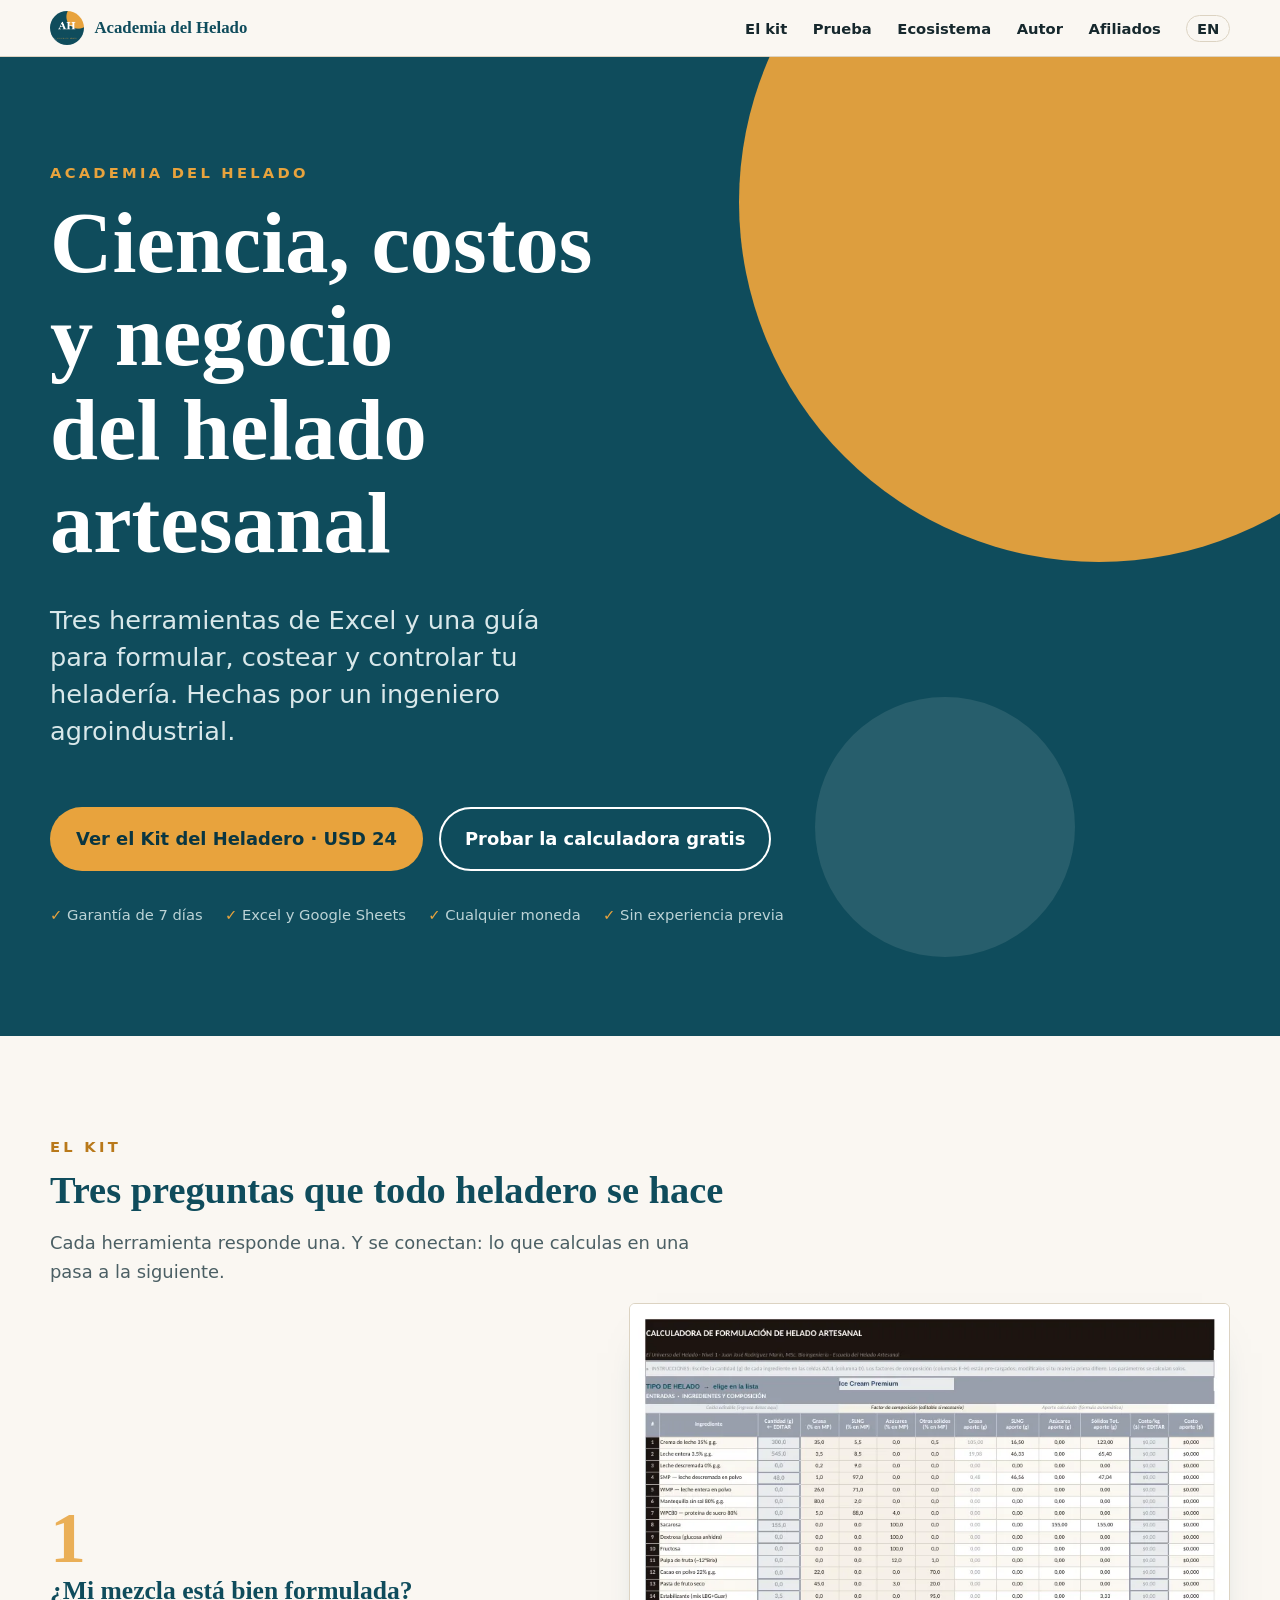
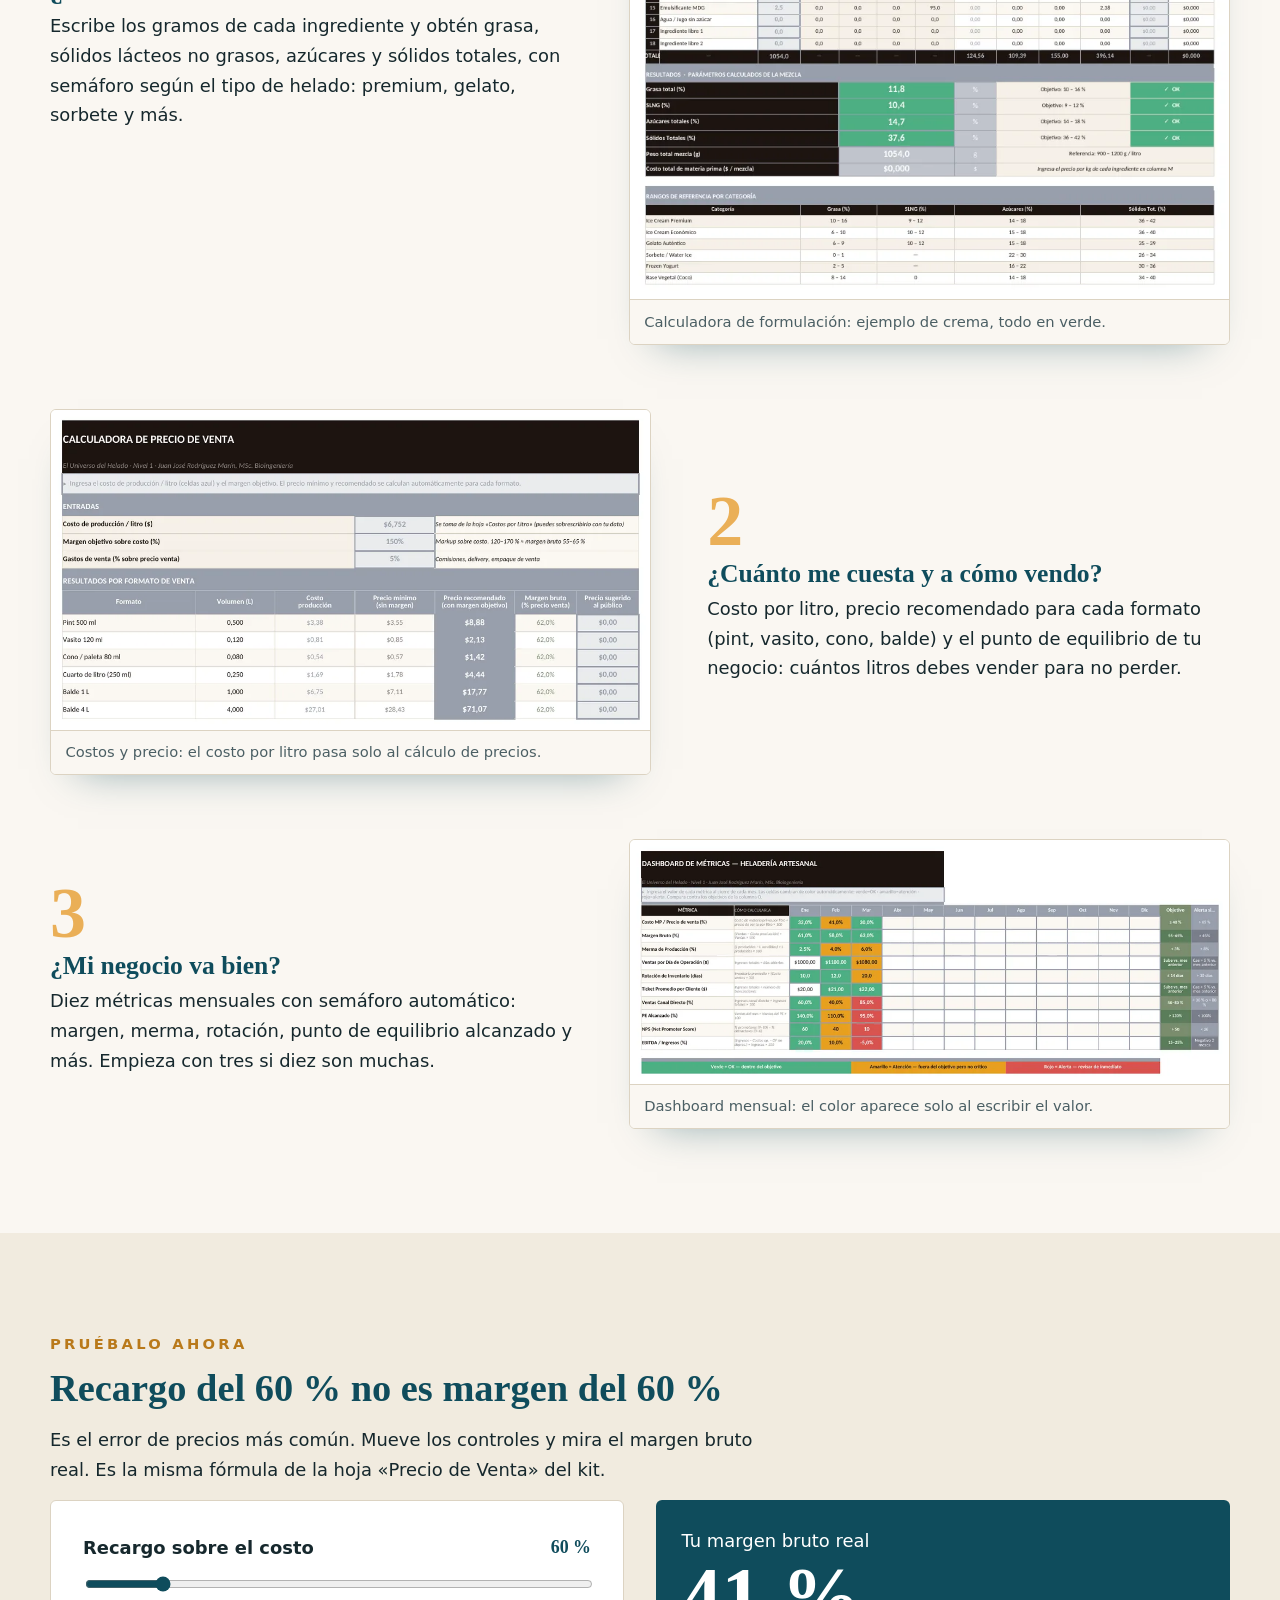
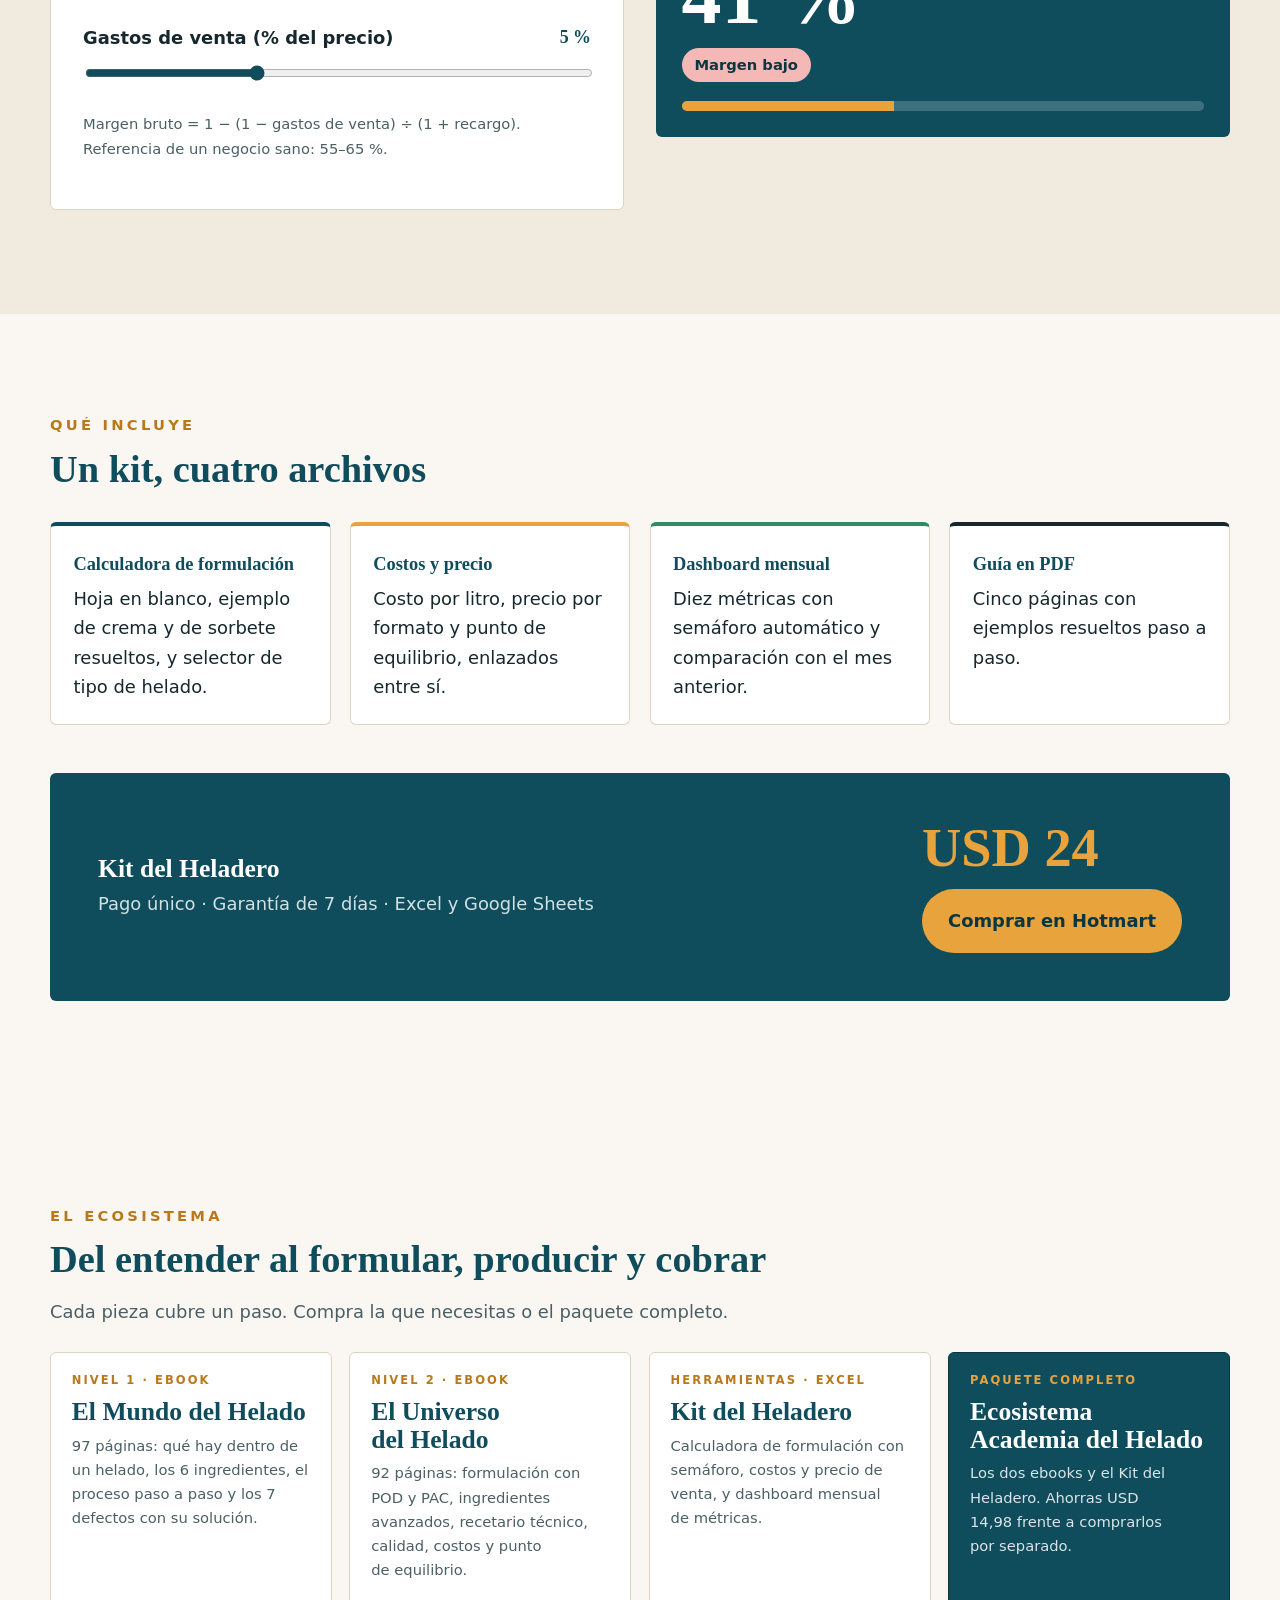
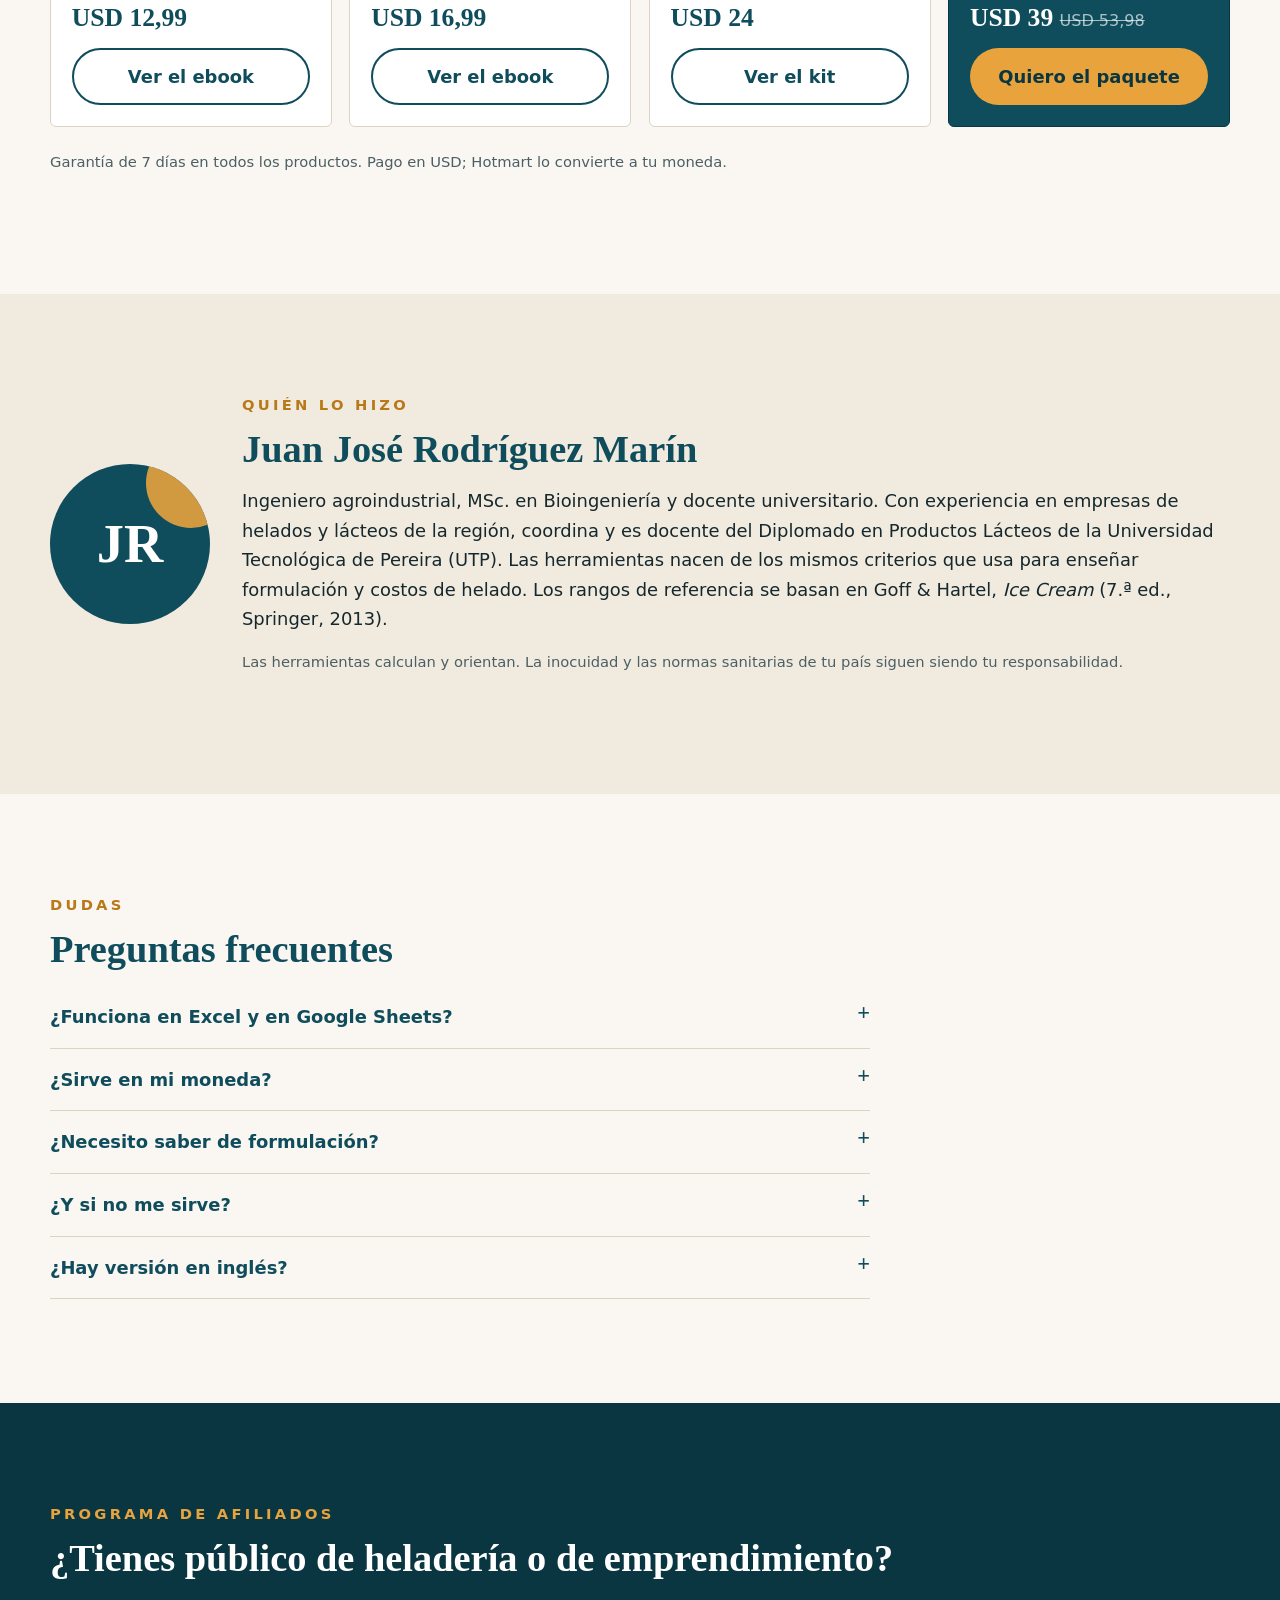
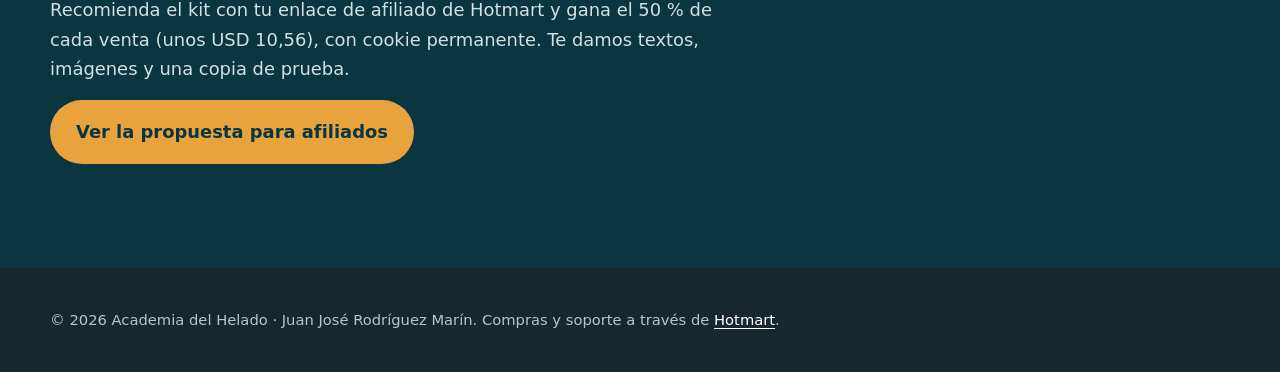
<file: index.html>
<!doctype html><html lang="es"><head><meta charset="utf-8"><meta name="viewport" content="width=device-width,initial-scale=1">
<title>Academia del Helado — Kit del Heladero: formulación, costos y métricas</title><meta name="description" content="Tres herramientas de Excel y una guía para formular, costear y controlar tu heladería artesanal. Hechas por un ingeniero agroindustrial. USD 24, garantía de 7 días.">
<meta property="og:title" content="Academia del Helado — Kit del Heladero: formulación, costos y métricas"><meta property="og:description" content="Tres herramientas de Excel y una guía para formular, costear y controlar tu heladería artesanal. Hechas por un ingeniero agroindustrial. USD 24, garantía de 7 días."><meta property="og:type" content="website"><meta property="og:image" content="https://juanjrodmar.github.io/academia-helado/assets/og.webp"><meta property="og:url" content="https://juanjrodmar.github.io/academia-helado/"><meta property="og:locale" content="es_CO"><meta name="twitter:card" content="summary_large_image"><link rel="canonical" href="https://juanjrodmar.github.io/academia-helado/"><link rel="alternate" hreflang="es" href="https://juanjrodmar.github.io/academia-helado/"><link rel="alternate" hreflang="en" href="https://juanjrodmar.github.io/academia-helado/en/"><link rel="alternate" hreflang="x-default" href="https://juanjrodmar.github.io/academia-helado/">
<link rel="icon" href="assets/favicon.png"><link rel="stylesheet" href="assets/styles.css">
</head><body><a class="skip" href="#main">Saltar al contenido</a>
<header class="site-head"><div class="wrap"><a class="brand" href="./"><img src="assets/favicon.png" width="34" height="34" alt="">Academia del Helado</a>
<nav aria-label="Principal"><ul><li><a href="#kit">El kit</a></li><li><a href="#prueba">Prueba</a></li><li><a href="#ecosistema">Ecosistema</a></li><li><a href="#autor">Autor</a></li><li><a href="#afiliados">Afiliados</a></li><li><a class="lang" href="en/" hreflang="en" lang="en">EN</a></li></ul></nav></div></header>
<main id="main">
<section class="hero" aria-labelledby="h1"><div class="wrap">
<div><span class="kicker">Academia del Helado</span><h1 id="h1">Ciencia, costos y negocio del helado artesanal</h1></div>
<p class="lead">Tres herramientas de Excel y una guía para formular, costear y controlar tu heladería. Hechas por un ingeniero agroindustrial.</p>
<div class="cta-row"><a class="btn btn-primary" href="https://go.hotmart.com/A107738603G" rel="noopener">Ver el Kit del Heladero · USD 24</a><a class="btn btn-ghost" href="https://drive.google.com/drive/folders/14nVIyK3vlP0NcxDK24ijwlzdwBFuZZXl?usp=sharing" rel="noopener">Probar la calculadora gratis</a></div>
<ul class="trust"><li>Garantía de 7 días</li><li>Excel y Google Sheets</li><li>Cualquier moneda</li><li>Sin experiencia previa</li></ul>
</div></section>

<section id="kit" aria-labelledby="h-kit"><div class="wrap">
<span class="kicker">El kit</span><h2 id="h-kit">Tres preguntas que todo heladero se hace</h2>
<p style="max-width:60ch;color:var(--ink-soft)">Cada herramienta responde una. Y se conectan: lo que calculas en una pasa a la siguiente.</p>
<div class="questions">
<article class="q"><div class="q-text"><span class="q-num" aria-hidden="true">1</span><h3>¿Mi mezcla está bien formulada?</h3><p>Escribe los gramos de cada ingrediente y obtén grasa, sólidos lácteos no grasos, azúcares y sólidos totales, con semáforo según el tipo de helado: premium, gelato, sorbete y más.</p></div>
<figure class="shot"><img src="assets/formulacion.webp" width="821" height="816" loading="lazy" alt="Hoja de formulación con los resultados de una crema en verde"><figcaption>Calculadora de formulación: ejemplo de crema, todo en verde.</figcaption></figure></article>
<article class="q"><div class="q-text"><span class="q-num" aria-hidden="true">2</span><h3>¿Cuánto me cuesta y a cómo vendo?</h3><p>Costo por litro, precio recomendado para cada formato (pint, vasito, cono, balde) y el punto de equilibrio de tu negocio: cuántos litros debes vender para no perder.</p></div>
<figure class="shot"><img src="assets/precio.webp" width="1100" height="587" loading="lazy" alt="Hoja de precio de venta con el precio recomendado por formato"><figcaption>Costos y precio: el costo por litro pasa solo al cálculo de precios.</figcaption></figure></article>
<article class="q"><div class="q-text"><span class="q-num" aria-hidden="true">3</span><h3>¿Mi negocio va bien?</h3><p>Diez métricas mensuales con semáforo automático: margen, merma, rotación, punto de equilibrio alcanzado y más. Empieza con tres si diez son muchas.</p></div>
<figure class="shot"><img src="assets/dashboard.webp" width="1100" height="447" loading="lazy" alt="Dashboard mensual con celdas en verde, amarillo y rojo"><figcaption>Dashboard mensual: el color aparece solo al escribir el valor.</figcaption></figure></article>
</div></div></section>

<section id="prueba" class="alt" aria-labelledby="h-prueba"><div class="wrap">
<span class="kicker">Pruébalo ahora</span><h2 id="h-prueba">Recargo del 60 % no es margen del 60 %</h2>
<p style="max-width:62ch">Es el error de precios más común. Mueve los controles y mira el margen bruto real. Es la misma fórmula de la hoja «Precio de Venta» del kit.</p>
<div class="calc"><div class="panel">
<div class="field"><label for="markup"><span>Recargo sobre el costo</span><output id="markup-out" for="markup">60 %</output></label><input id="markup" type="range" min="20" max="300" step="5" value="60"></div>
<div class="field"><label for="sell"><span>Gastos de venta (% del precio)</span><output id="sell-out" for="sell">5 %</output></label><input id="sell" type="range" min="0" max="15" step="1" value="5"></div>
<p class="note">Margen bruto = 1 − (1 − gastos de venta) ÷ (1 + recargo). Referencia de un negocio sano: 55–65 %.</p></div>
<div class="result" id="result" data-state="bad" aria-live="polite"><span>Tu margen bruto real</span><span class="big" id="margin-out">41 %</span><span class="verdict" id="verdict">—</span><div class="meter" aria-hidden="true"><i id="meter"></i></div></div></div>
</div></section>

<section aria-labelledby="h-inc"><div class="wrap">
<span class="kicker">Qué incluye</span><h2 id="h-inc">Un kit, cuatro archivos</h2>
<ul class="includes"><li><strong>Calculadora de formulación</strong>Hoja en blanco, ejemplo de crema y de sorbete resueltos, y selector de tipo de helado.</li>
<li><strong>Costos y precio</strong>Costo por litro, precio por formato y punto de equilibrio, enlazados entre sí.</li>
<li><strong>Dashboard mensual</strong>Diez métricas con semáforo automático y comparación con el mes anterior.</li>
<li><strong>Guía en PDF</strong>Cinco páginas con ejemplos resueltos paso a paso.</li></ul>
<div class="price-band"><div><h3>Kit del Heladero</h3><p style="margin:0;color:#d1e1e3">Pago único · Garantía de 7 días · Excel y Google Sheets</p></div><div style="display:grid;gap:.8rem;justify-items:start"><span class="price">USD 24</span><a class="btn btn-primary" href="https://go.hotmart.com/A107738603G" rel="noopener">Comprar en Hotmart</a></div></div>
</div></section>

<section id="ecosistema" aria-labelledby="h-eco"><div class="wrap">
<span class="kicker">El ecosistema</span><h2 id="h-eco">Del entender al formular, producir y cobrar</h2>
<p style="max-width:62ch;color:var(--ink-soft)">Cada pieza cubre un paso. Compra la que necesitas o el paquete completo.</p>
<div class="eco-grid">
<article class="eco-card"><span class="eco-tag">Nivel 1 · Ebook</span><h3>El Mundo del Helado</h3><p>97 páginas: qué hay dentro de un helado, los 6 ingredientes, el proceso paso a paso y los 7 defectos con su solución.</p><div class="eco-price">USD 12,99</div><a class="btn btn-ghost" href="https://go.hotmart.com/D107745408T" rel="noopener">Ver el ebook</a></article>
<article class="eco-card"><span class="eco-tag">Nivel 2 · Ebook</span><h3>El Universo del Helado</h3><p>92 páginas: formulación con POD y PAC, ingredientes avanzados, recetario técnico, calidad, costos y punto de equilibrio.</p><div class="eco-price">USD 16,99</div><a class="btn btn-ghost" href="https://go.hotmart.com/B107745459T" rel="noopener">Ver el ebook</a></article>
<article class="eco-card"><span class="eco-tag">Herramientas · Excel</span><h3>Kit del Heladero</h3><p>Calculadora de formulación con semáforo, costos y precio de venta, y dashboard mensual de métricas.</p><div class="eco-price">USD 24</div><a class="btn btn-ghost" href="https://go.hotmart.com/A107738603G" rel="noopener">Ver el kit</a></article>
<article class="eco-card eco-best"><span class="eco-tag">Paquete completo</span><h3>Ecosistema Academia del Helado</h3><p>Los dos ebooks y el Kit del Heladero. Ahorras USD 14,98 frente a comprarlos por separado.</p><div class="eco-price">USD 39<s>USD 53,98</s></div><a class="btn btn-primary" href="https://go.hotmart.com/Q107745655H" rel="noopener">Quiero el paquete</a></article>
</div>
<p style="margin-top:1.4rem;font-size:var(--step--1);color:var(--ink-soft)">Garantía de 7 días en todos los productos. Pago en USD; Hotmart lo convierte a tu moneda.</p>
</div></section>

<section id="autor" class="alt" aria-labelledby="h-autor"><div class="wrap author">
<div class="monogram" aria-hidden="true"><span>JR</span></div>
<div><span class="kicker">Quién lo hizo</span><h2 id="h-autor">Juan José Rodríguez Marín</h2>
<p>Ingeniero agroindustrial, MSc. en Bioingeniería y docente universitario. Con experiencia en empresas de helados y lácteos de la región, coordina y es docente del Diplomado en Productos Lácteos de la Universidad Tecnológica de Pereira (UTP). Las herramientas nacen de los mismos criterios que usa para enseñar formulación y costos de helado. Los rangos de referencia se basan en Goff &amp; Hartel, <em>Ice Cream</em> (7.ª ed., Springer, 2013).</p>
<p class="note">Las herramientas calculan y orientan. La inocuidad y las normas sanitarias de tu país siguen siendo tu responsabilidad.</p></div></div></section>

<section aria-labelledby="h-faq"><div class="wrap"><div style="max-width:820px">
<span class="kicker">Dudas</span><h2 id="h-faq">Preguntas frecuentes</h2>
<details><summary>¿Funciona en Excel y en Google Sheets?</summary><p>Sí. Súbelo a Drive y ábrelo con Hojas de cálculo. Si ves alguna diferencia de formato, casi todas las fórmulas funcionan igual.</p></details>
<details><summary>¿Sirve en mi moneda?</summary><p>Sí. Usa una sola moneda en todo el archivo; los objetivos monetarios se expresan como porcentaje del precio.</p></details>
<details><summary>¿Necesito saber de formulación?</summary><p>No. Sigue el ejemplo resuelto y cambia un ingrediente a la vez; el semáforo te dice si te acercas al rango.</p></details>
<details><summary>¿Y si no me sirve?</summary><p>Tienes 7 días de garantía en Hotmart.</p></details>
<details><summary>¿Hay versión en inglés?</summary><p>Sí: <a href="en/" hreflang="en">Ice Cream Maker's Toolkit</a>.</p></details>
</div></div></section>

<section id="afiliados" class="aff" aria-labelledby="h-aff"><div class="wrap">
<span class="kicker">Programa de afiliados</span><h2 id="h-aff">¿Tienes público de heladería o de emprendimiento?</h2>
<p>Recomienda el kit con tu enlace de afiliado de Hotmart y gana el 50 % de cada venta (unos USD 10,56), con cookie permanente. Te damos textos, imágenes y una copia de prueba.</p>
<a class="btn btn-primary" href="https://affiliate.hotmart.com/affiliate-recruiting/view/8807K107738624" rel="noopener">Ver la propuesta para afiliados</a>
</div></section>
</main>
<footer><div class="wrap"><p style="margin:0">© 2026 Academia del Helado · Juan José Rodríguez Marín. Compras y soporte a través de <a href="https://go.hotmart.com/A107738603G" rel="noopener">Hotmart</a>.</p></div></footer>
<script type="application/json" id="i18n">{"sep": " ", "ok": "Margen sano", "mid": "Margen ajustado", "bad": "Margen bajo"}</script>
<script src="assets/app.js" defer></script>
<script type="application/ld+json">{"@context": "https://schema.org", "@type": "Product", "name": "Kit del Heladero: Formulación, Costos y Métricas", "description": "Tres herramientas de Excel y una guía en PDF para heladerías artesanales.", "brand": {"@type": "Brand", "name": "Academia del Helado"}, "offers": {"@type": "Offer", "price": "24.00", "priceCurrency": "USD", "url": "https://go.hotmart.com/A107738603G", "availability": "https://schema.org/InStock"}}</script>
</body></html>
</file>
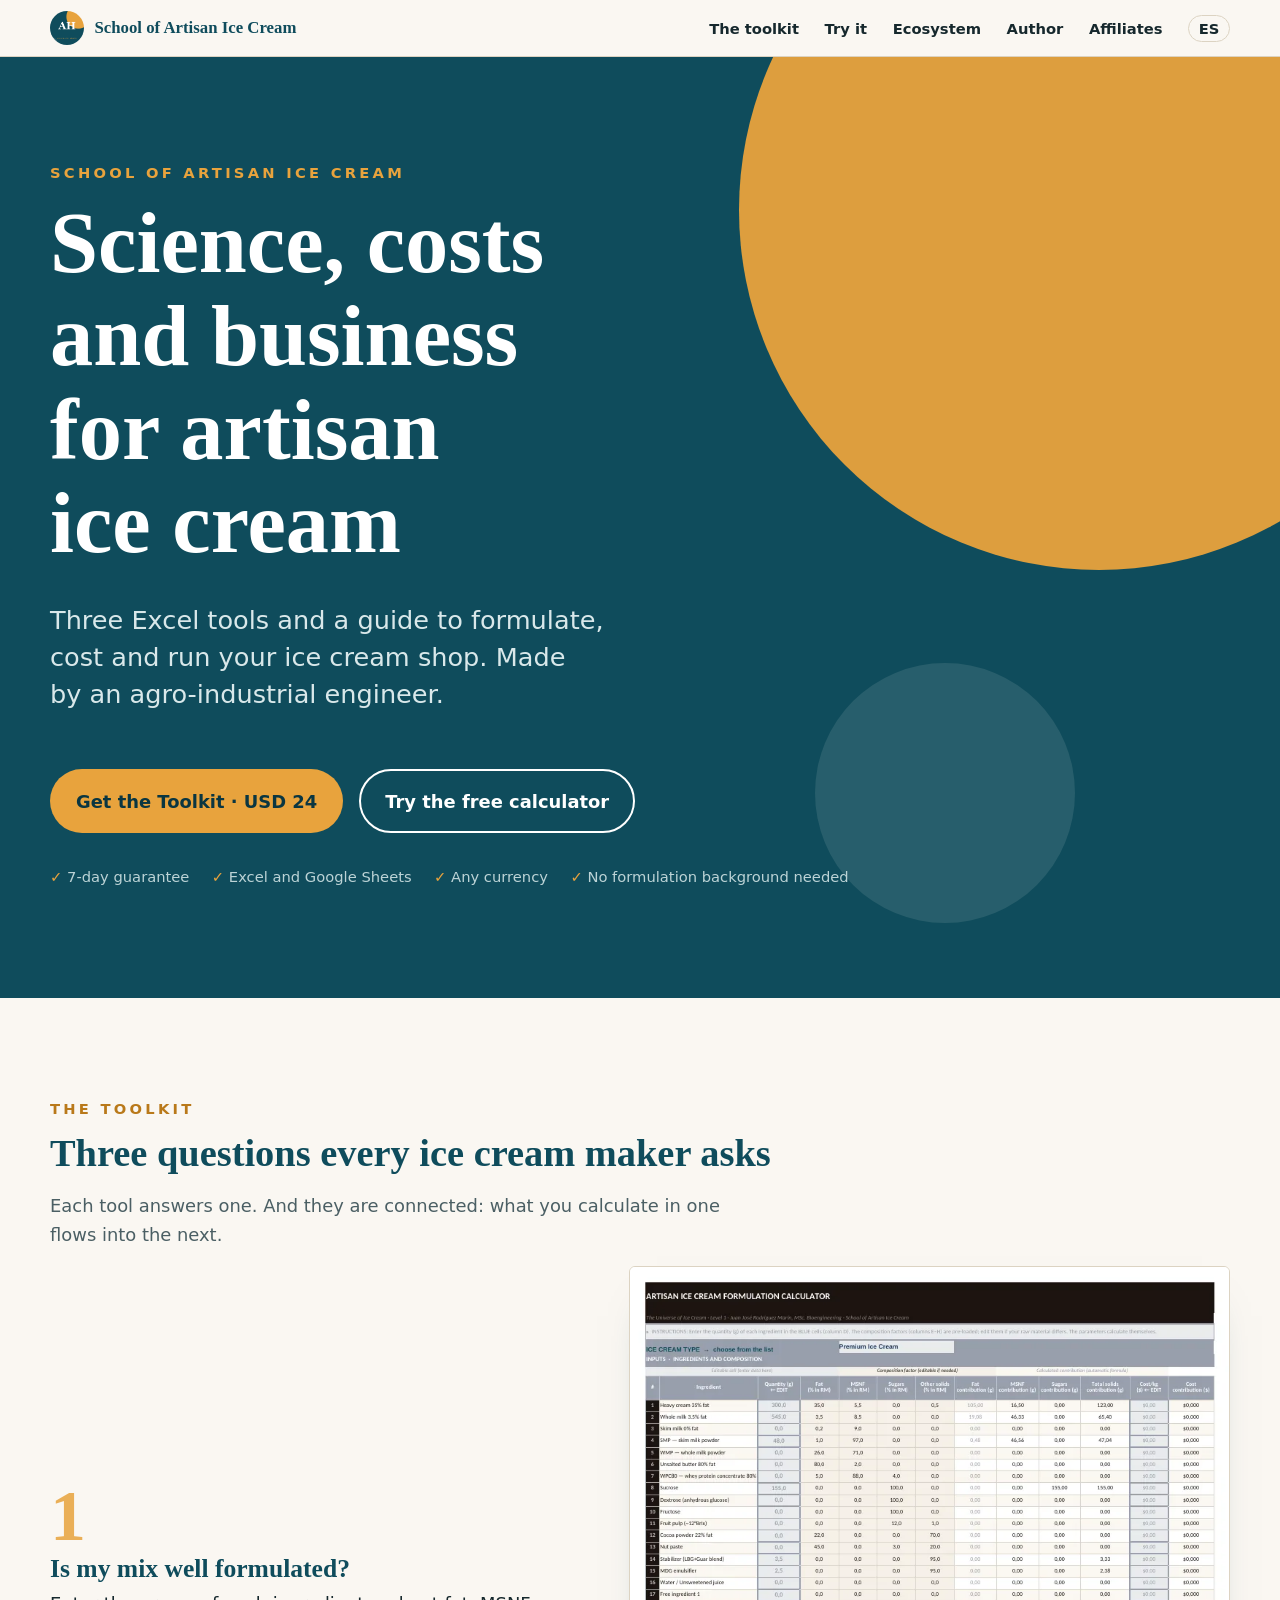
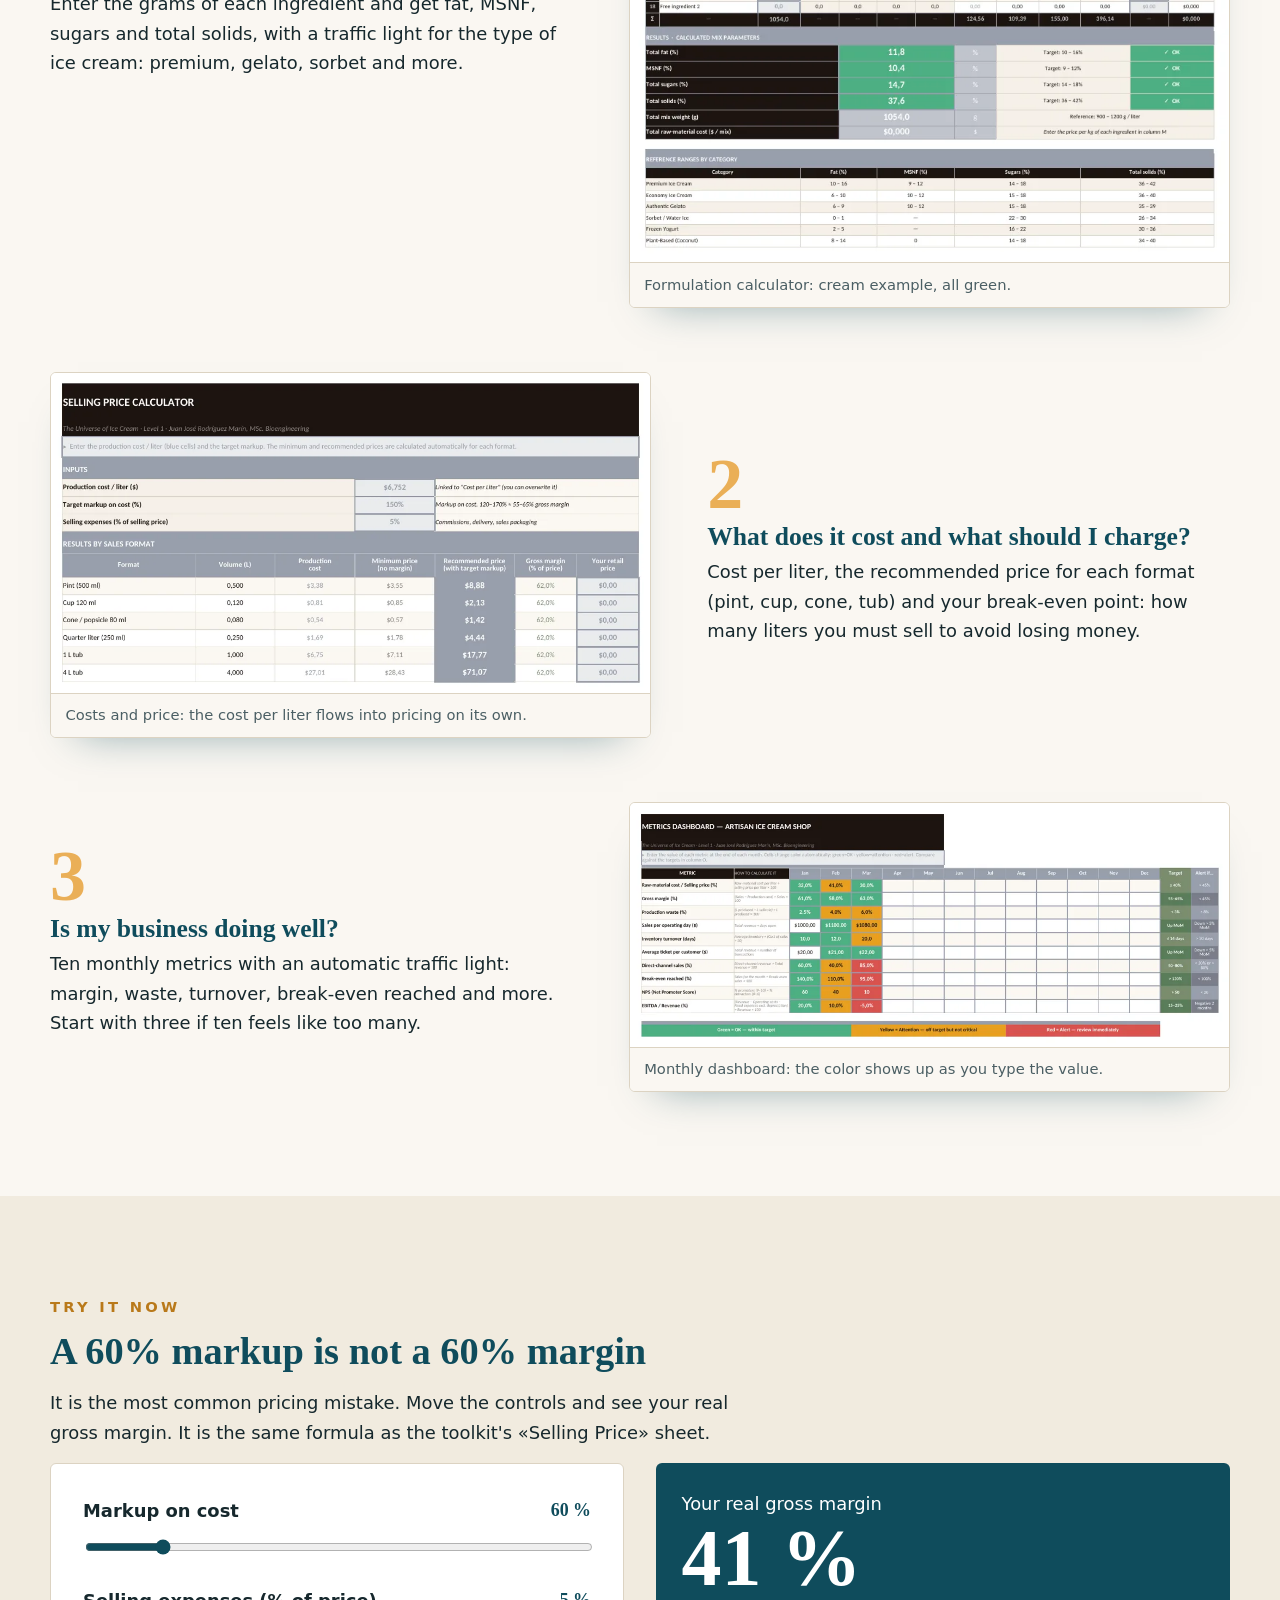
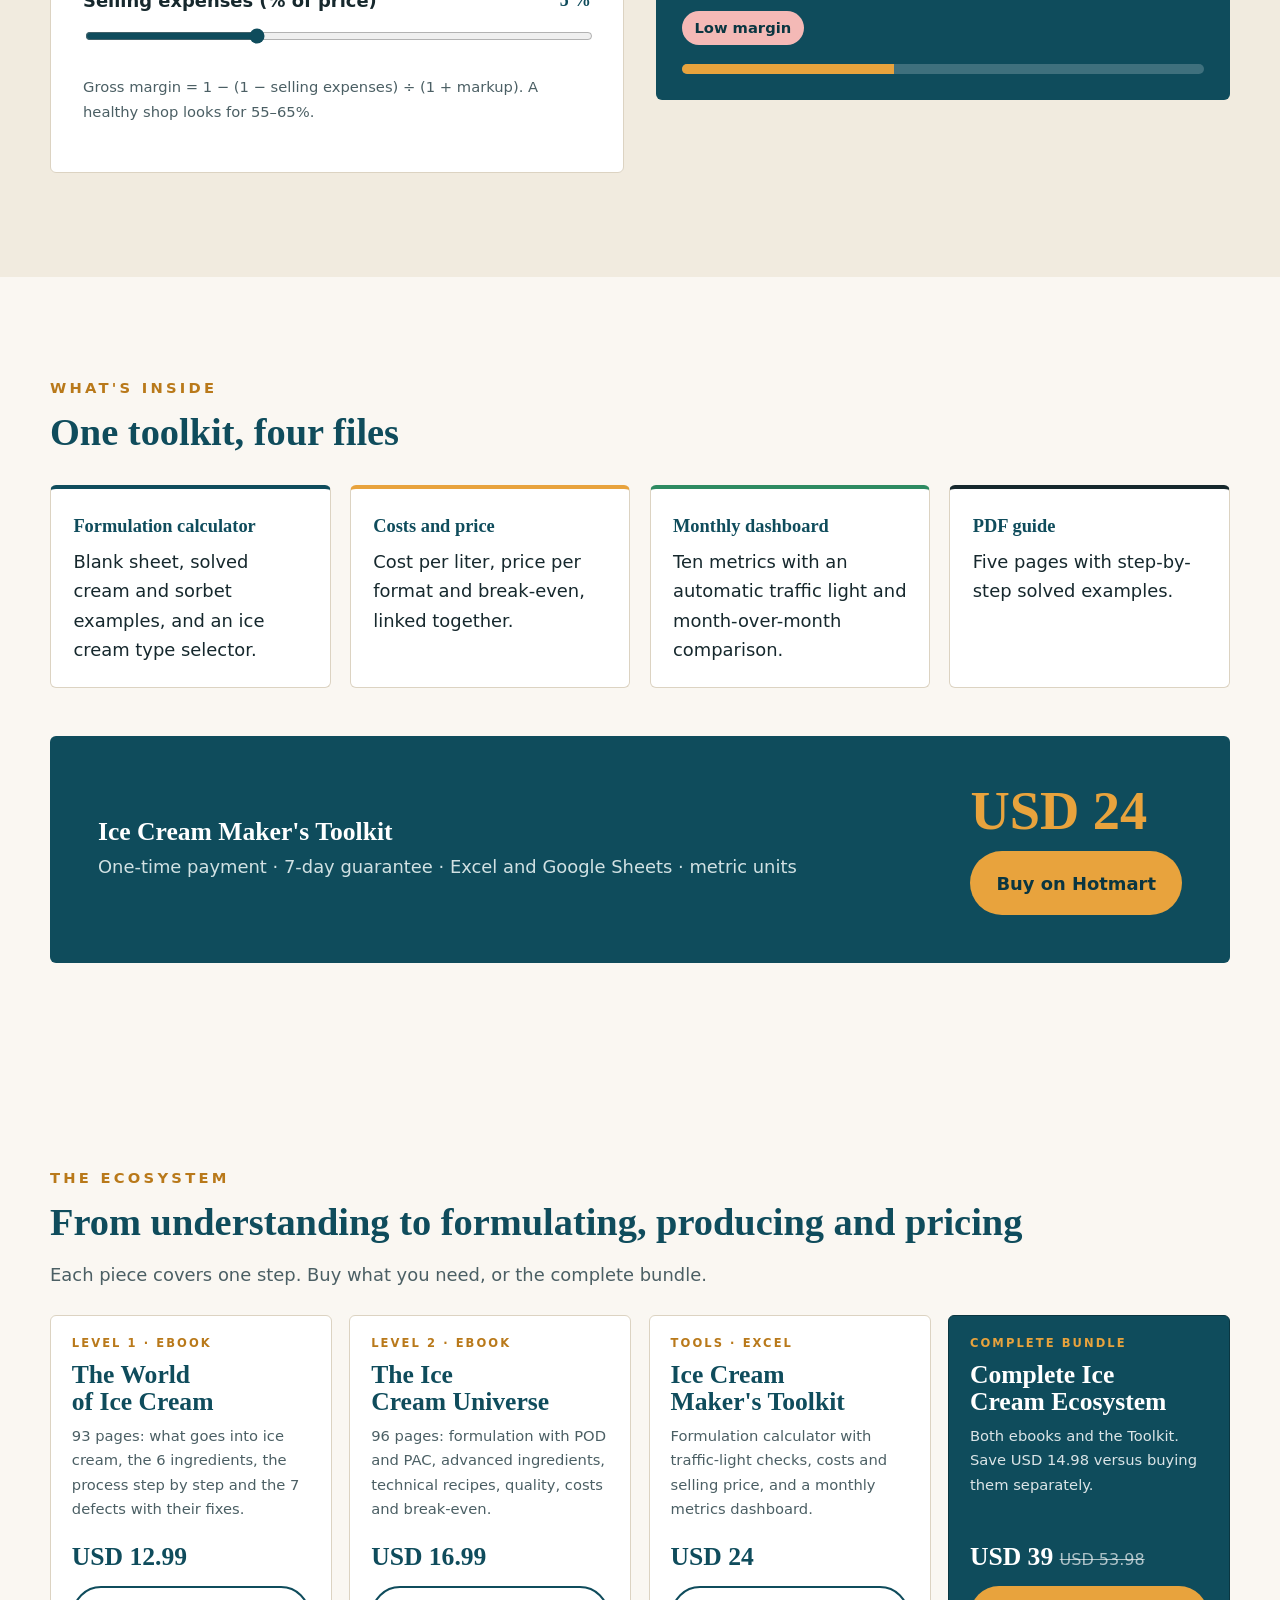
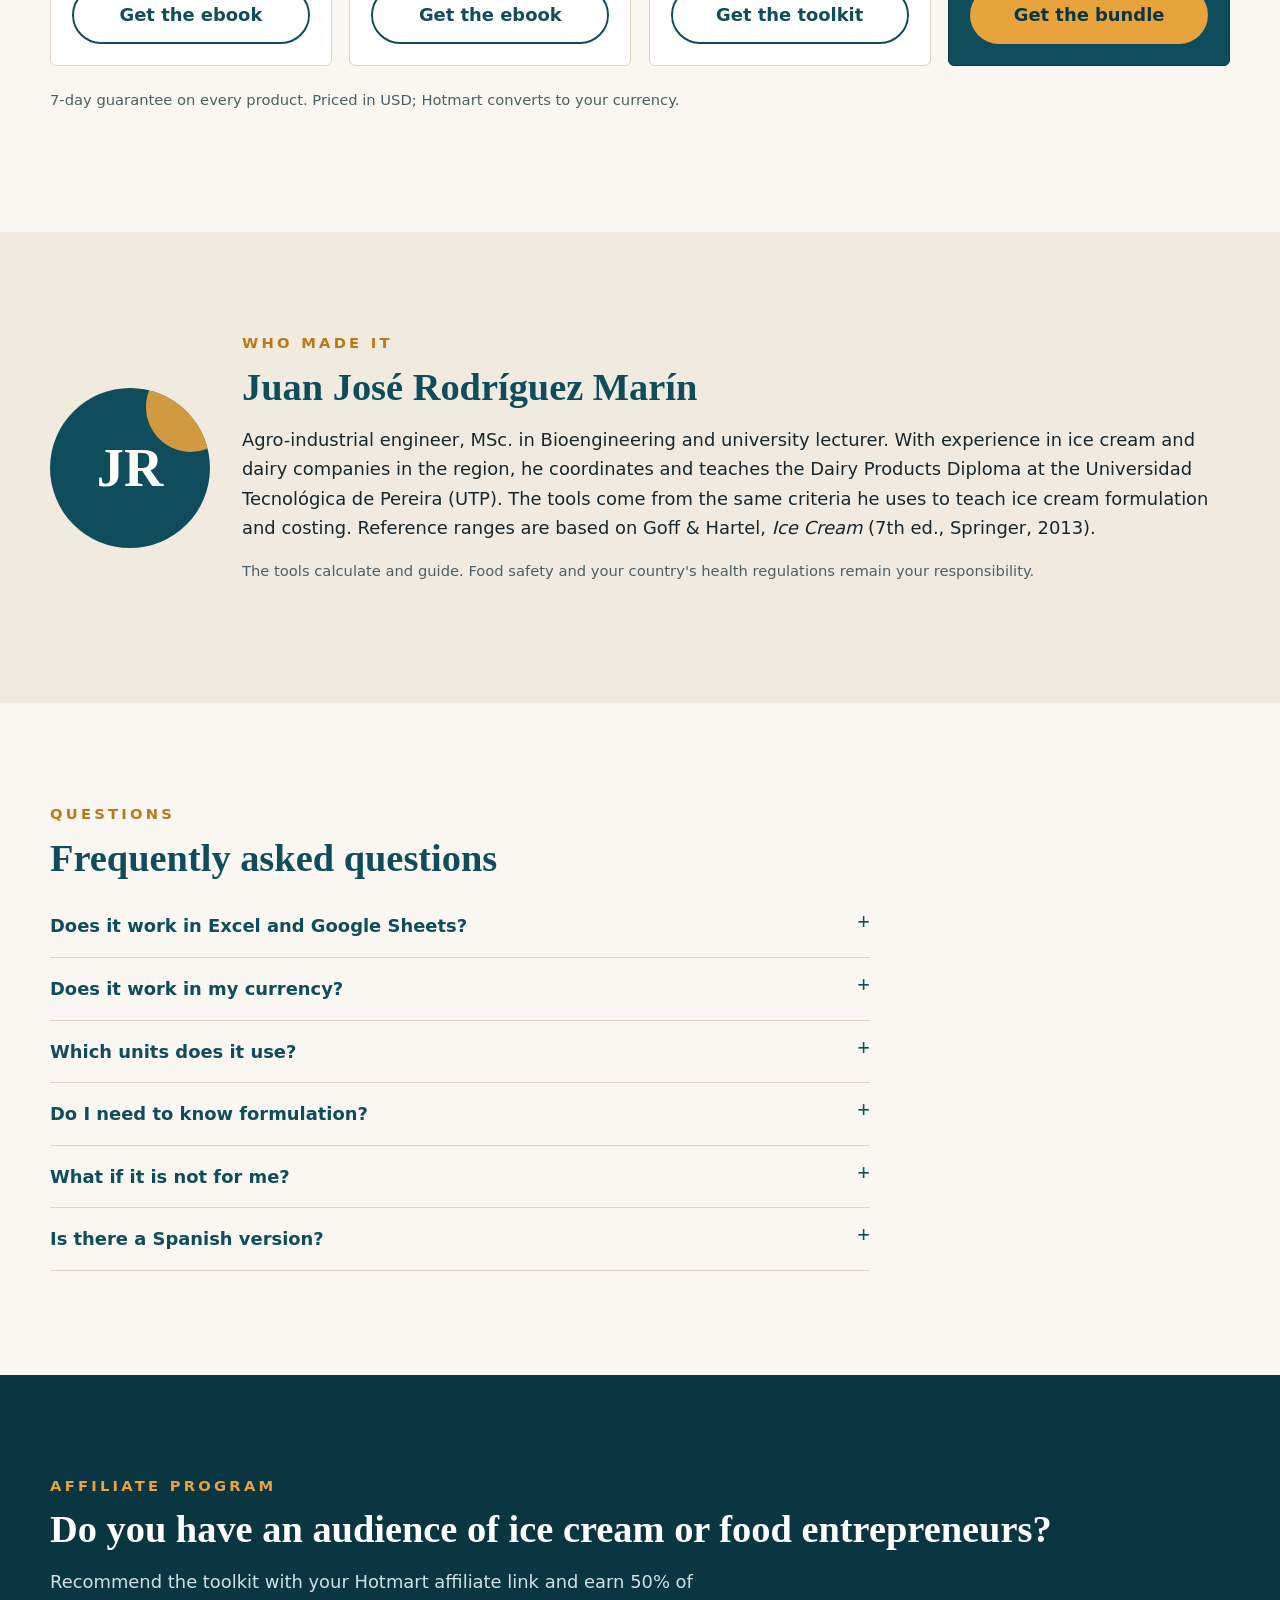
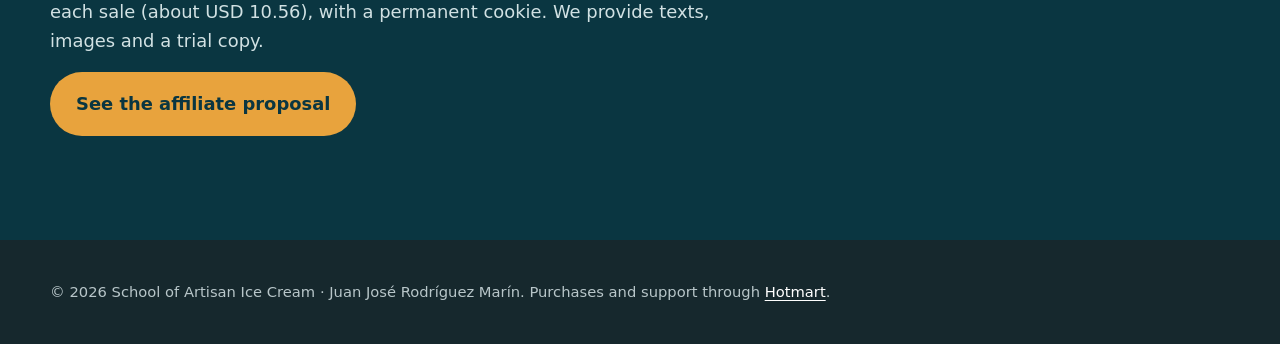
<file: en/index.html>
<!doctype html><html lang="en"><head><meta charset="utf-8"><meta name="viewport" content="width=device-width,initial-scale=1">
<title>School of Artisan Ice Cream — Ice Cream Maker's Toolkit: formulation, costs & metrics</title><meta name="description" content="Three Excel tools and a PDF guide to formulate, cost and run your artisan ice cream shop. Made by an agro-industrial engineer. USD 24, 7-day guarantee.">
<meta property="og:title" content="School of Artisan Ice Cream — Ice Cream Maker's Toolkit: formulation, costs & metrics"><meta property="og:description" content="Three Excel tools and a PDF guide to formulate, cost and run your artisan ice cream shop. Made by an agro-industrial engineer. USD 24, 7-day guarantee."><meta property="og:type" content="website"><meta property="og:image" content="https://juanjrodmar.github.io/academia-helado/assets/og-en.webp"><meta property="og:url" content="https://juanjrodmar.github.io/academia-helado/en/"><meta property="og:locale" content="en_US"><meta name="twitter:card" content="summary_large_image"><link rel="canonical" href="https://juanjrodmar.github.io/academia-helado/en/"><link rel="alternate" hreflang="es" href="https://juanjrodmar.github.io/academia-helado/"><link rel="alternate" hreflang="en" href="https://juanjrodmar.github.io/academia-helado/en/"><link rel="alternate" hreflang="x-default" href="https://juanjrodmar.github.io/academia-helado/">
<link rel="icon" href="../assets/favicon.png"><link rel="stylesheet" href="../assets/styles.css">
</head><body><a class="skip" href="#main">Skip to content</a>
<header class="site-head"><div class="wrap"><a class="brand" href="./"><img src="../assets/favicon.png" width="34" height="34" alt="">School of Artisan Ice Cream</a>
<nav aria-label="Main"><ul><li><a href="#kit">The toolkit</a></li><li><a href="#try">Try it</a></li><li><a href="#ecosystem">Ecosystem</a></li><li><a href="#author">Author</a></li><li><a href="#affiliates">Affiliates</a></li><li><a class="lang" href="../" hreflang="es" lang="es">ES</a></li></ul></nav></div></header>
<main id="main">
<section class="hero" aria-labelledby="h1"><div class="wrap">
<div><span class="kicker">School of Artisan Ice Cream</span><h1 id="h1">Science, costs and business for artisan ice cream</h1></div>
<p class="lead">Three Excel tools and a guide to formulate, cost and run your ice cream shop. Made by an agro-industrial engineer.</p>
<div class="cta-row"><a class="btn btn-primary" href="https://go.hotmart.com/K107741080M" rel="noopener">Get the Toolkit · USD 24</a><a class="btn btn-ghost" href="https://drive.google.com/drive/folders/14nVIyK3vlP0NcxDK24ijwlzdwBFuZZXl?usp=sharing" rel="noopener">Try the free calculator</a></div>
<ul class="trust"><li>7-day guarantee</li><li>Excel and Google Sheets</li><li>Any currency</li><li>No formulation background needed</li></ul>
</div></section>
<section id="kit" aria-labelledby="h-kit"><div class="wrap">
<span class="kicker">The toolkit</span><h2 id="h-kit">Three questions every ice cream maker asks</h2>
<p style="max-width:60ch;color:var(--ink-soft)">Each tool answers one. And they are connected: what you calculate in one flows into the next.</p>
<div class="questions">
<article class="q"><div class="q-text"><span class="q-num" aria-hidden="true">1</span><h3>Is my mix well formulated?</h3><p>Enter the grams of each ingredient and get fat, MSNF, sugars and total solids, with a traffic light for the type of ice cream: premium, gelato, sorbet and more.</p></div>
<figure class="shot"><img src="../assets/en_formulacion.webp" width="821" height="816" loading="lazy" alt="Formulation sheet with a cream ice cream in green"><figcaption>Formulation calculator: cream example, all green.</figcaption></figure></article>
<article class="q"><div class="q-text"><span class="q-num" aria-hidden="true">2</span><h3>What does it cost and what should I charge?</h3><p>Cost per liter, the recommended price for each format (pint, cup, cone, tub) and your break-even point: how many liters you must sell to avoid losing money.</p></div>
<figure class="shot"><img src="../assets/en_precio.webp" width="1100" height="587" loading="lazy" alt="Selling price sheet with the recommended price per format"><figcaption>Costs and price: the cost per liter flows into pricing on its own.</figcaption></figure></article>
<article class="q"><div class="q-text"><span class="q-num" aria-hidden="true">3</span><h3>Is my business doing well?</h3><p>Ten monthly metrics with an automatic traffic light: margin, waste, turnover, break-even reached and more. Start with three if ten feels like too many.</p></div>
<figure class="shot"><img src="../assets/en_dashboard.webp" width="1100" height="447" loading="lazy" alt="Monthly dashboard with green, yellow and red cells"><figcaption>Monthly dashboard: the color shows up as you type the value.</figcaption></figure></article>
</div></div></section>
<section id="try" class="alt" aria-labelledby="h-try"><div class="wrap">
<span class="kicker">Try it now</span><h2 id="h-try">A 60% markup is not a 60% margin</h2>
<p style="max-width:62ch">It is the most common pricing mistake. Move the controls and see your real gross margin. It is the same formula as the toolkit's «Selling Price» sheet.</p>
<div class="calc"><div class="panel">
<div class="field"><label for="markup"><span>Markup on cost</span><output id="markup-out" for="markup">60%</output></label><input id="markup" type="range" min="20" max="300" step="5" value="60"></div>
<div class="field"><label for="sell"><span>Selling expenses (% of price)</span><output id="sell-out" for="sell">5%</output></label><input id="sell" type="range" min="0" max="15" step="1" value="5"></div>
<p class="note">Gross margin = 1 − (1 − selling expenses) ÷ (1 + markup). A healthy shop looks for 55–65%.</p></div>
<div class="result" id="result" data-state="bad" aria-live="polite"><span>Your real gross margin</span><span class="big" id="margin-out">41%</span><span class="verdict" id="verdict">—</span><div class="meter" aria-hidden="true"><i id="meter"></i></div></div></div>
</div></section>
<section aria-labelledby="h-inc"><div class="wrap">
<span class="kicker">What's inside</span><h2 id="h-inc">One toolkit, four files</h2>
<ul class="includes"><li><strong>Formulation calculator</strong>Blank sheet, solved cream and sorbet examples, and an ice cream type selector.</li>
<li><strong>Costs and price</strong>Cost per liter, price per format and break-even, linked together.</li>
<li><strong>Monthly dashboard</strong>Ten metrics with an automatic traffic light and month-over-month comparison.</li>
<li><strong>PDF guide</strong>Five pages with step-by-step solved examples.</li></ul>
<div class="price-band"><div><h3>Ice Cream Maker's Toolkit</h3><p style="margin:0;color:#d1e1e3">One-time payment · 7-day guarantee · Excel and Google Sheets · metric units</p></div><div style="display:grid;gap:.8rem;justify-items:start"><span class="price">USD 24</span><a class="btn btn-primary" href="https://go.hotmart.com/K107741080M" rel="noopener">Buy on Hotmart</a></div></div>
</div></section>
<section id="ecosystem" aria-labelledby="h-eco"><div class="wrap">
<span class="kicker">The ecosystem</span><h2 id="h-eco">From understanding to formulating, producing and pricing</h2>
<p style="max-width:62ch;color:var(--ink-soft)">Each piece covers one step. Buy what you need, or the complete bundle.</p>
<div class="eco-grid">
<article class="eco-card"><span class="eco-tag">Level 1 · Ebook</span><h3>The World of Ice Cream</h3><p>93 pages: what goes into ice cream, the 6 ingredients, the process step by step and the 7 defects with their fixes.</p><div class="eco-price">USD 12.99</div><a class="btn btn-ghost" href="https://go.hotmart.com/A107745542V" rel="noopener">Get the ebook</a></article>
<article class="eco-card"><span class="eco-tag">Level 2 · Ebook</span><h3>The Ice Cream Universe</h3><p>96 pages: formulation with POD and PAC, advanced ingredients, technical recipes, quality, costs and break-even.</p><div class="eco-price">USD 16.99</div><a class="btn btn-ghost" href="https://go.hotmart.com/V107745608V" rel="noopener">Get the ebook</a></article>
<article class="eco-card"><span class="eco-tag">Tools · Excel</span><h3>Ice Cream Maker's Toolkit</h3><p>Formulation calculator with traffic-light checks, costs and selling price, and a monthly metrics dashboard.</p><div class="eco-price">USD 24</div><a class="btn btn-ghost" href="https://go.hotmart.com/K107741080M" rel="noopener">Get the toolkit</a></article>
<article class="eco-card eco-best"><span class="eco-tag">Complete bundle</span><h3>Complete Ice Cream Ecosystem</h3><p>Both ebooks and the Toolkit. Save USD 14.98 versus buying them separately.</p><div class="eco-price">USD 39<s>USD 53.98</s></div><a class="btn btn-primary" href="https://go.hotmart.com/R107745758Q" rel="noopener">Get the bundle</a></article>
</div>
<p style="margin-top:1.4rem;font-size:var(--step--1);color:var(--ink-soft)">7-day guarantee on every product. Priced in USD; Hotmart converts to your currency.</p>
</div></section>

<section id="author" class="alt" aria-labelledby="h-author"><div class="wrap author">
<div class="monogram" aria-hidden="true"><span>JR</span></div>
<div><span class="kicker">Who made it</span><h2 id="h-author">Juan José Rodríguez Marín</h2>
<p>Agro-industrial engineer, MSc. in Bioengineering and university lecturer. With experience in ice cream and dairy companies in the region, he coordinates and teaches the Dairy Products Diploma at the Universidad Tecnológica de Pereira (UTP). The tools come from the same criteria he uses to teach ice cream formulation and costing. Reference ranges are based on Goff &amp; Hartel, <em>Ice Cream</em> (7th ed., Springer, 2013).</p>
<p class="note">The tools calculate and guide. Food safety and your country's health regulations remain your responsibility.</p></div></div></section>
<section aria-labelledby="h-faq"><div class="wrap"><div style="max-width:820px">
<span class="kicker">Questions</span><h2 id="h-faq">Frequently asked questions</h2>
<details><summary>Does it work in Excel and Google Sheets?</summary><p>Yes. Upload it to Drive and open it with Google Sheets. If you see a formatting difference, most formulas work the same.</p></details>
<details><summary>Does it work in my currency?</summary><p>Yes. Use a single currency throughout each file; monetary targets are expressed as a percentage of price.</p></details>
<details><summary>Which units does it use?</summary><p>Metric: grams, kilograms and liters. Convert your own measures (ounces, gallons) before entering them.</p></details>
<details><summary>Do I need to know formulation?</summary><p>No. Follow the worked example and change one ingredient at a time; the traffic light tells you if you are getting closer to the range.</p></details>
<details><summary>What if it is not for me?</summary><p>You have a 7-day guarantee on Hotmart.</p></details>
<details><summary>Is there a Spanish version?</summary><p>Yes: <a href="../" hreflang="es">Kit del Heladero</a>.</p></details>
</div></div></section>
<section id="affiliates" class="aff" aria-labelledby="h-aff"><div class="wrap">
<span class="kicker">Affiliate program</span><h2 id="h-aff">Do you have an audience of ice cream or food entrepreneurs?</h2>
<p>Recommend the toolkit with your Hotmart affiliate link and earn 50% of each sale (about USD 10.56), with a permanent cookie. We provide texts, images and a trial copy.</p>
<a class="btn btn-primary" href="https://affiliate.hotmart.com/affiliate-recruiting/view/9692I107741101" rel="noopener">See the affiliate proposal</a>
</div></section>
</main>
<footer><div class="wrap"><p style="margin:0">© 2026 School of Artisan Ice Cream · Juan José Rodríguez Marín. Purchases and support through <a href="https://go.hotmart.com/K107741080M" rel="noopener">Hotmart</a>.</p></div></footer>
<script type="application/json" id="i18n">{"sep": "", "ok": "Healthy margin", "mid": "Tight margin", "bad": "Low margin"}</script>
<script src="../assets/app.js" defer></script>
</body></html>
</file>
<file: assets/styles.css>
/* Academia del Helado — "Cuaderno técnico" */
:root{
  --paper:#FAF7F2; --paper-2:#F1EBDF; --ink:#16282D; --ink-soft:#4B5F64;
  --teal:#0F4C5C; --teal-deep:#0A3641; --amber:#E8A33D; --amber-deep:#B9791A;
  --line:#DCD3C2; --ok:#2E8B62; --warn:#C98A12; --bad:#C24A45;
  --font-serif: Georgia,"Times New Roman",serif; --font-sans: system-ui,-apple-system,"Segoe UI",Roboto,Arial,sans-serif;
  --step--1: clamp(.83rem,.8rem + .15vw,.92rem); --step-0: clamp(1rem,.96rem + .2vw,1.125rem);
  --step-1: clamp(1.25rem,1.1rem + .7vw,1.6rem); --step-2: clamp(1.6rem,1.3rem + 1.4vw,2.4rem);
  --step-hero: clamp(2.5rem,1.1rem + 6vw,5.4rem);
  --space-section: clamp(3.5rem,2.5rem + 5vw,8rem); --gutter: clamp(1rem,.5rem + 3vw,3rem);
  --radius: 6px; --dur: 200ms; --ease: cubic-bezier(.16,1,.3,1);
}
*,*::before,*::after{box-sizing:border-box}
html{scroll-behavior:smooth;-webkit-text-size-adjust:100%}
body{margin:0;background:var(--paper);color:var(--ink);font:var(--step-0)/1.65 var(--font-sans)}
img{max-width:100%;height:auto;display:block}
a{color:var(--teal);text-underline-offset:.2em}
a:focus-visible,button:focus-visible,summary:focus-visible,input:focus-visible{outline:3px solid var(--amber);outline-offset:3px;border-radius:3px}
.skip{position:absolute;left:-999px;top:0;background:var(--teal);color:#fff;padding:.7rem 1rem;z-index:100}
.skip:focus{left:0}
.wrap{width:min(1180px,100% - 2*var(--gutter));margin-inline:auto}
h1,h2,h3{font-family:var(--font-serif);line-height:1.08;color:var(--teal);margin:0;font-weight:700;text-wrap:balance}
h2{font-size:var(--step-2);margin-bottom:1rem} h3{font-size:var(--step-1);margin-bottom:.4rem}
p{margin:0 0 1rem;text-wrap:pretty}
.kicker{font:700 var(--step--1)/1 var(--font-sans);letter-spacing:.22em;text-transform:uppercase;color:var(--amber-deep);margin-bottom:1rem;display:block}

/* header */
.site-head{position:sticky;top:0;z-index:50;background:color-mix(in oklab,var(--paper) 92%,transparent);backdrop-filter:saturate(1.4) blur(8px);border-bottom:1px solid var(--line)}
.site-head .wrap{display:flex;align-items:center;justify-content:space-between;gap:1rem;padding-block:.7rem}
.brand{display:flex;align-items:center;gap:.65rem;text-decoration:none;color:var(--teal);font:700 1.05rem var(--font-serif)}
.brand img{border-radius:50%}
nav ul{display:flex;gap:clamp(.8rem,2vw,1.6rem);list-style:none;margin:0;padding:0;align-items:center}
nav a{text-decoration:none;color:var(--ink);font-size:var(--step--1);font-weight:600}
nav a:hover{color:var(--teal);text-decoration:underline}
.lang{border:1px solid var(--line);padding:.25rem .6rem;border-radius:99px}
@media (max-width:760px){nav li:not(:last-child):not(:first-child){display:none}}

/* botones */
.btn{display:inline-flex;align-items:center;gap:.5rem;padding:.95rem 1.5rem;border-radius:99px;font-weight:700;text-decoration:none;border:2px solid transparent;transition:transform var(--dur) var(--ease),background var(--dur),box-shadow var(--dur);font-size:var(--step-0);cursor:pointer}
.btn-primary{background:var(--amber);color:var(--teal-deep)}
.btn-primary:hover{transform:translateY(-2px);box-shadow:0 8px 0 -2px var(--amber-deep)}
.btn-ghost{border-color:var(--teal);color:var(--teal);background:transparent}
.btn-ghost:hover{background:var(--teal);color:#fff}
.btn:active{transform:translateY(0)}

/* hero */
.hero{background:var(--teal);color:#fff;position:relative;overflow:hidden;padding-block:clamp(3rem,2rem + 6vw,7rem)}
.hero::before{content:"";position:absolute;width:min(60vw,720px);aspect-ratio:1;border-radius:50%;background:var(--amber);right:-14vw;top:-22%;opacity:.95}
.hero::after{content:"";position:absolute;width:min(22vw,260px);aspect-ratio:1;border-radius:50%;background:var(--paper);opacity:.1;right:16%;bottom:8%}
.hero .wrap{position:relative;z-index:1;display:grid;gap:2rem}
.hero h1{color:#fff;font-size:var(--step-hero);max-width:14ch}
.hero .lead{font-size:var(--step-1);max-width:34ch;color:#d9e8ea;line-height:1.45}
.hero .kicker{color:var(--amber)}
.cta-row{display:flex;flex-wrap:wrap;gap:1rem;margin-top:.5rem}
.hero .btn-ghost{border-color:#fff;color:#fff}.hero .btn-ghost:hover{background:#fff;color:var(--teal)}
.trust{display:flex;flex-wrap:wrap;gap:.5rem 1.4rem;font-size:var(--step--1);color:#bcd3d6;margin:0;padding:0;list-style:none}
.trust li::before{content:"✓ ";color:var(--amber)}

/* secciones */
section{padding-block:var(--space-section)}
.alt{background:var(--paper-2)}
.questions{display:grid;gap:clamp(2rem,5vw,5rem)}
.q{display:grid;gap:1.5rem;align-items:center}
@media (min-width:860px){.q{grid-template-columns:1fr 1.15fr;gap:3.5rem}.q:nth-child(even){grid-template-columns:1.15fr 1fr}.q:nth-child(even) .q-text{order:2}}
.q-num{font:700 4.5rem/1 var(--font-serif);color:var(--amber);opacity:.85;display:block;margin-bottom:.2rem}
.shot{border:1px solid var(--line);border-radius:var(--radius);background:#fff;box-shadow:0 22px 40px -28px rgba(15,76,92,.5);overflow:hidden}
.shot figcaption{font-size:var(--step--1);color:var(--ink-soft);padding:.6rem .9rem;border-top:1px solid var(--line);background:var(--paper)}

/* calculadora recargo */
.calc{display:grid;gap:2rem;align-items:start}
@media (min-width:860px){.calc{grid-template-columns:1fr 1fr}}
.panel{background:#fff;border:1px solid var(--line);border-radius:var(--radius);padding:clamp(1.2rem,3vw,2rem)}
.field{margin-bottom:1.4rem}
.field label{display:flex;justify-content:space-between;font-weight:700;margin-bottom:.5rem}
.field output{font-family:var(--font-serif);color:var(--teal)}
input[type=range]{width:100%;accent-color:var(--teal)}
.result{background:var(--teal);color:#fff;border-radius:var(--radius);padding:1.6rem;position:relative}
.result .big{font:700 clamp(3rem,8vw,5rem)/1 var(--font-serif);display:block;color:#fff}
.result .verdict{display:inline-block;margin-top:.8rem;padding:.3rem .8rem;border-radius:99px;font-weight:700;font-size:var(--step--1);background:var(--amber);color:var(--teal-deep)}
.result[data-state=bad] .verdict{background:#f4b9b6}.result[data-state=ok] .verdict{background:#bfe5d3}
.meter{height:10px;border-radius:99px;background:rgba(255,255,255,.2);margin-top:1.2rem;overflow:hidden}
.meter i{display:block;height:100%;width:0;background:var(--amber);transition:width var(--dur) var(--ease)}
.note{font-size:var(--step--1);color:var(--ink-soft)}

/* incluye */
.includes{display:grid;gap:1.2rem;grid-template-columns:repeat(auto-fit,minmax(min(100%,250px),1fr));margin-top:2rem;padding:0;list-style:none}
.includes li{background:#fff;border:1px solid var(--line);border-radius:var(--radius);padding:1.4rem;position:relative}
.includes li:nth-child(1){border-top:4px solid var(--teal)}.includes li:nth-child(2){border-top:4px solid var(--amber)}.includes li:nth-child(3){border-top:4px solid var(--ok)}.includes li:nth-child(4){border-top:4px solid var(--ink)}
.includes strong{font-family:var(--font-serif);font-size:1.15rem;color:var(--teal);display:block;margin-bottom:.3rem}
.price-band{margin-top:3rem;background:var(--teal);color:#fff;border-radius:var(--radius);padding:clamp(1.5rem,4vw,3rem);display:grid;gap:1.5rem;align-items:center}
@media (min-width:860px){.price-band{grid-template-columns:1fr auto}}
.price-band h3{color:#fff}.price{font:700 3.4rem/1 var(--font-serif);color:var(--amber)}

/* autor */
.author{display:grid;gap:2rem;align-items:center}
@media (min-width:860px){.author{grid-template-columns:auto 1fr}}
.monogram{width:160px;aspect-ratio:1;border-radius:50%;background:var(--teal);color:#fff;font:700 3.4rem var(--font-serif);display:grid;place-items:center;position:relative;overflow:hidden}
.monogram::after{content:"";position:absolute;width:90px;height:90px;border-radius:50%;background:var(--amber);right:-26px;top:-26px;opacity:.9;z-index:0}
.monogram span{position:relative;z-index:1}

/* faq */
details{border-bottom:1px solid var(--line);padding-block:1rem}
summary{cursor:pointer;font-weight:700;color:var(--teal);list-style:none;display:flex;justify-content:space-between;gap:1rem}
summary::after{content:"+";font-family:var(--font-serif);font-size:1.4rem;line-height:1}
details[open] summary::after{content:"–"}
details p{margin:.7rem 0 0;color:var(--ink-soft)}

/* afiliados */
.aff{background:var(--teal-deep);color:#fff}
.aff h2{color:#fff}.aff .kicker{color:var(--amber)}.aff p{color:#d1e1e3;max-width:60ch}
footer{background:var(--ink);color:#b8c6c9;padding-block:2.5rem;font-size:var(--step--1)}
footer a{color:#fff}

@media (prefers-reduced-motion:reduce){*{transition:none!important;scroll-behavior:auto!important}}
@media print{.site-head{display:none}}

/* correcciones de desbordamiento (móvil) */
.q>*,.calc>*,.author>*,.price-band>*,.hero .wrap>*{min-width:0}
figure{margin:0}
.shot img{width:100%}
.wrap{overflow-wrap:anywhere}
.includes li{min-width:0}

/* ecosistema */
.eco-grid{display:grid;gap:1.1rem;grid-template-columns:repeat(auto-fit,minmax(min(100%,15.5rem),1fr));margin-top:1.6rem}
.eco-card{display:flex;flex-direction:column;background:#fff;border:1px solid var(--line);border-radius:var(--radius);padding:1.4rem 1.3rem 1.3rem}
.eco-card h3{font-size:var(--step-1);margin-bottom:.5rem}
.eco-card p{color:var(--ink-soft);font-size:var(--step--1);flex:1}
.eco-tag{font:700 .72rem/1 var(--font-sans);letter-spacing:.18em;text-transform:uppercase;color:var(--amber-deep);margin-bottom:.7rem}
.eco-price{font:700 1.6rem var(--font-serif);color:var(--teal);margin:.3rem 0 .9rem}
.eco-price s{font:400 1rem var(--font-sans);color:var(--ink-soft);margin-left:.4rem}
.eco-card .btn{justify-content:center;padding:.75rem 1rem}
.eco-card.eco-best{background:var(--teal);border-color:var(--teal-deep)}
.eco-card.eco-best h3,.eco-card.eco-best .eco-price{color:#fff}
.eco-card.eco-best p{color:rgba(255,255,255,.85)}
.eco-card.eco-best .eco-tag{color:var(--amber)}
.eco-card.eco-best .eco-price s{color:rgba(255,255,255,.65)}
</file>
